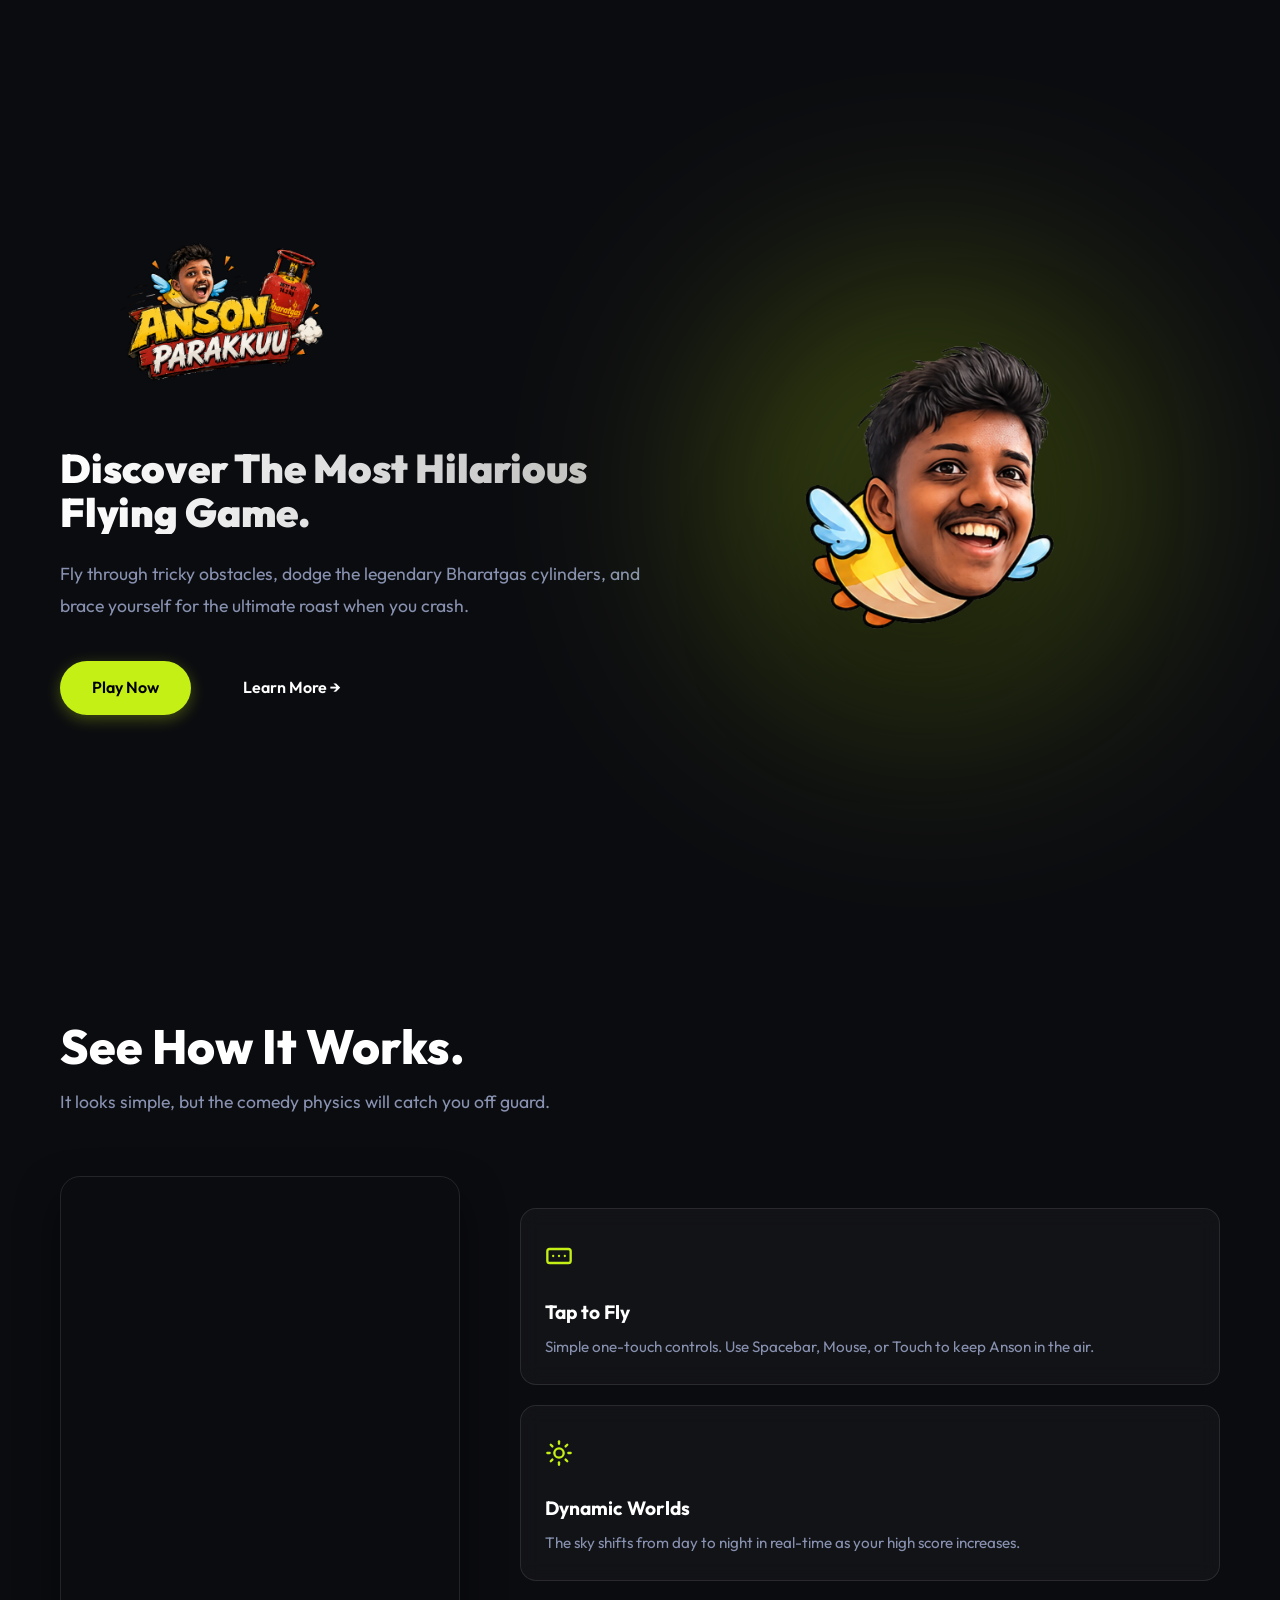
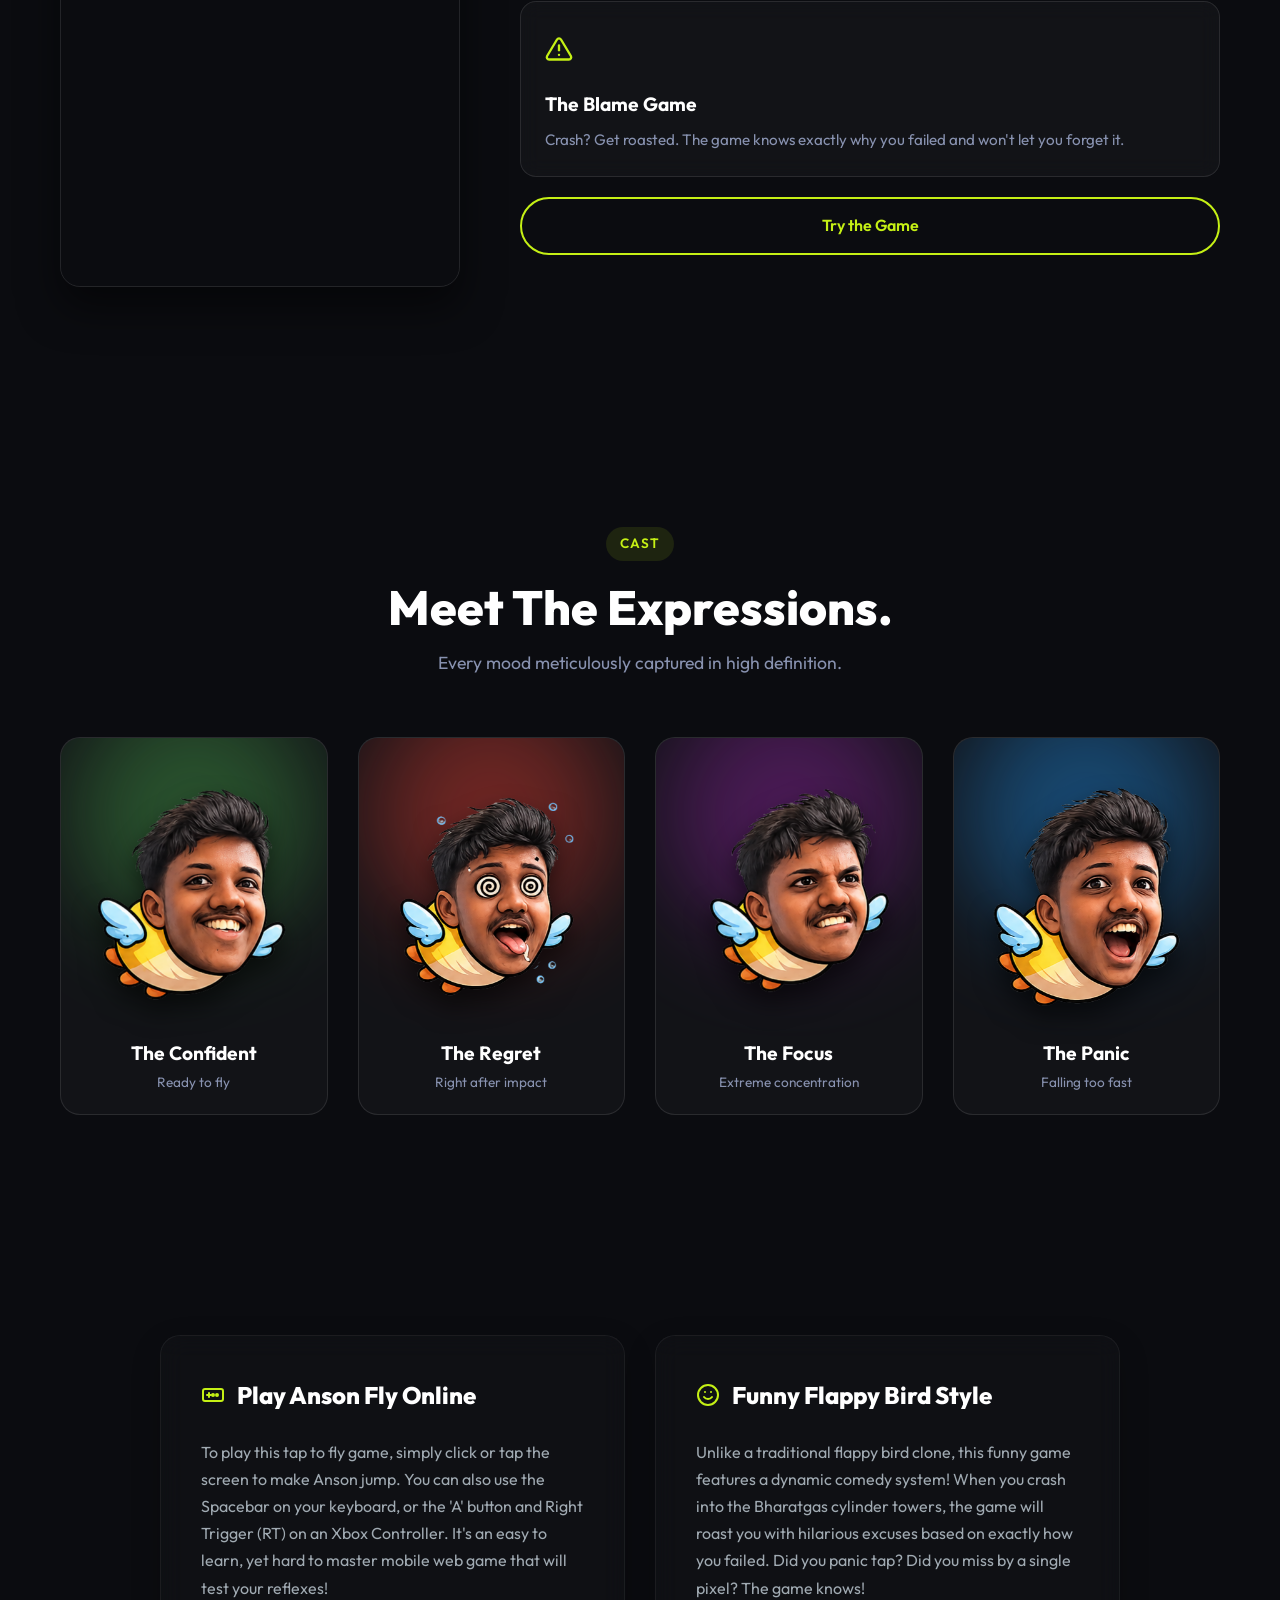
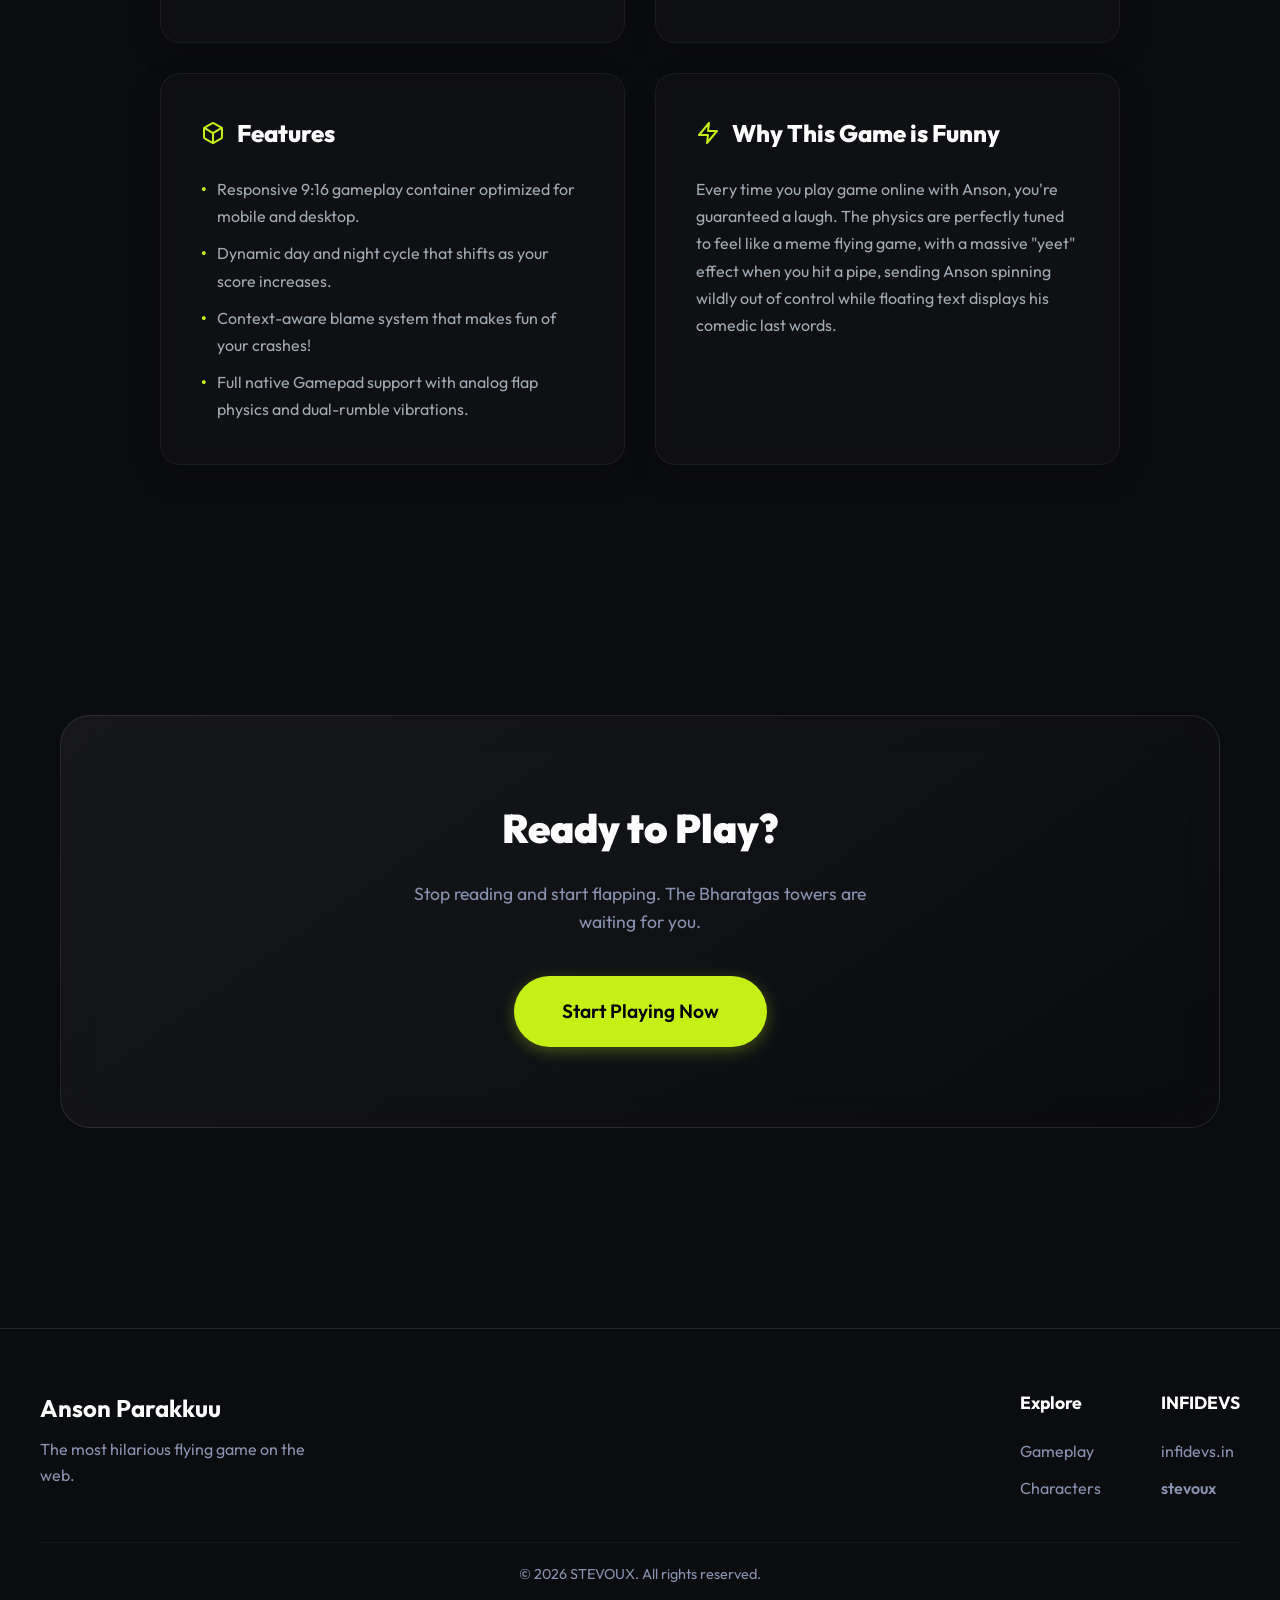
<file: index.html>
<!DOCTYPE html>
<html lang="en">
<head>
    <meta charset="UTF-8">
    <meta name="viewport" content="width=device-width, initial-scale=1.0">
    <meta name="description" content="Anson Parakkuu - The most hilarious flying game. Fly through obstacles, avoid the Bharatgas cylinders, and try not to get roasted!">
    <title>Anson Parakkuu | Fly Through The Danger</title>
    <link rel="icon" type="image/png" href="Assets/anson-title.png">
    <link href="https://fonts.googleapis.com/css2?family=Outfit:wght@400;600;800;900&display=swap" rel="stylesheet">
    <link rel="stylesheet" href="landing.css">
</head>
<body>

    <!-- 1. Cinematic Preloader -->
    <div id="preloader">
        <div class="preloader-grid"></div>
        <div class="preloader-particles">
            <div class="particle p1"></div>
            <div class="particle p2"></div>
            <div class="particle p3"></div>
            <div class="particle p4"></div>
        </div>

        <div class="preloader-content">
            <div class="preloader-char-container">
                <div class="char-aura"></div>
                <img src="Assets/anson smile.png" alt="Loading Character" class="preloader-char">
            </div>
            
            <div class="preloader-brand">
                <h1 class="preloader-title" data-text="ANSON PARAKKUU">ANSON PARAKKUU</h1>
                <p class="preloader-subtitle">INITIALIZING COMEDY PHYSICS...</p>
            </div>
            
            <div class="loading-bar-container">
                <div class="loading-bar">
                    <div class="loading-progress">
                        <div class="loading-glow-tip"></div>
                    </div>
                </div>
                <div class="loading-percentage">0%</div>
            </div>
        </div>
    </div>

    <!-- Background Orbs for Parallax / Glow -->
    <div class="bg-orb orb-1"></div>
    <div class="bg-orb orb-2"></div>
    <div class="bg-orb orb-3"></div>

    <main class="landing-content">
        
        <!-- Hero Section -->
        <section class="hero-section fade-up">
            <div class="hero-text-content">
                <img src="Assets/anson-title.png" alt="Anson Parakkuu" class="hero-title-img hover-interaction hover-sound">
                <h1 class="hero-headline">Discover The Most Hilarious Flying Game.</h1>
                <p class="hero-subline">Fly through tricky obstacles, dodge the legendary Bharatgas cylinders, and brace yourself for the ultimate roast when you crash.</p>
                <div class="hero-actions">
                    <a href="/play" class="btn-primary play-btn hover-sound">Play Now</a>
                    <a href="#features" class="btn-secondary hover-sound">Learn More &rarr;</a>
                </div>
            </div>
            <div class="hero-visual">
                <div class="hero-glow"></div>
                <img src="Assets/anson happy.png" alt="Anson Happy" class="floating-hero hover-interaction">
            </div>
        </section>

        <!-- Gameplay Preview Section -->
        <section id="preview" class="preview-section fade-up">
            <div class="section-header">
                <h2 class="section-title">See How It Works.</h2>
                <p class="section-desc">It looks simple, but the comedy physics will catch you off guard.</p>
            </div>
            <div class="preview-content">
                <div class="preview-video-container" id="video-loop-container">
                    <video class="preview-video active" src="Assets/anson video.mp4" muted playsinline preload="auto"></video>
                    <video class="preview-video" src="Assets/anson video.mp4" muted playsinline preload="auto"></video>
                    <div class="preview-overlay"></div>
                </div>
                <div class="preview-text-wrapper">
                    <div class="mobile-swipe-hint">Swipe to explore &rarr;</div>
                <div class="preview-features">
                    <div class="feature-card hover-sound">
                        <div class="feature-icon">
                            <svg viewBox="0 0 24 24" width="28" height="28" stroke="currentColor" stroke-width="2" fill="none" stroke-linecap="round" stroke-linejoin="round" style="color: var(--primary);">
                                <rect x="2" y="6" width="20" height="12" rx="2" ry="2"></rect>
                                <path d="M12 12h.01"></path>
                                <path d="M17 12h.01"></path>
                                <path d="M7 12h.01"></path>
                            </svg>
                        </div>
                        <h3>Tap to Fly</h3>
                        <p>Simple one-touch controls. Use Spacebar, Mouse, or Touch to keep Anson in the air.</p>
                    </div>
                    <div class="feature-card hover-sound">
                        <div class="feature-icon">
                            <svg viewBox="0 0 24 24" width="28" height="28" stroke="currentColor" stroke-width="2" fill="none" stroke-linecap="round" stroke-linejoin="round" style="color: var(--primary);">
                                <circle cx="12" cy="12" r="4"></circle>
                                <path d="M12 2v2"></path>
                                <path d="M12 20v2"></path>
                                <path d="M4.93 4.93l1.41 1.41"></path>
                                <path d="M17.66 17.66l1.41 1.41"></path>
                                <path d="M2 12h2"></path>
                                <path d="M20 12h2"></path>
                                <path d="M6.34 17.66l-1.41 1.41"></path>
                                <path d="M19.07 4.93l-1.41 1.41"></path>
                            </svg>
                        </div>
                        <h3>Dynamic Worlds</h3>
                        <p>The sky shifts from day to night in real-time as your high score increases.</p>
                    </div>
                    <div class="feature-card hover-sound">
                        <div class="feature-icon">
                            <svg viewBox="0 0 24 24" width="28" height="28" stroke="currentColor" stroke-width="2" fill="none" stroke-linecap="round" stroke-linejoin="round" style="color: var(--primary);">
                                <path d="M10.29 3.86L1.82 18a2 2 0 0 0 1.71 3h16.94a2 2 0 0 0 1.71-3L13.71 3.86a2 2 0 0 0-3.42 0z"></path>
                                <line x1="12" y1="9" x2="12" y2="13"></line>
                                <line x1="12" y1="17" x2="12.01" y2="17"></line>
                            </svg>
                        </div>
                        <h3>The Blame Game</h3>
                        <p>Crash? Get roasted. The game knows exactly why you failed and won't let you forget it.</p>
                    </div>
                </div>
                <a href="/play" class="btn-outline play-btn hover-sound mt-4 cta-breakout">Try the Game</a>
                </div>
            </div>
        </section>

        <!-- Character Showcase Section -->
        <section id="characters" class="characters-section fade-up">
            <div class="section-header center">
                <span class="badge">Cast</span>
                <h2 class="section-title">Meet The Expressions.</h2>
                <p class="section-desc">Every mood meticulously captured in high definition.</p>
            </div>
            
            <div class="character-grid">
                <div class="char-card hover-interaction hover-sound">
                    <div class="char-bg bg-green"></div>
                    <img src="Assets/anson smile.png" alt="Anson Smile" class="char-img">
                    <div class="char-info">
                        <h4>The Confident</h4>
                        <p>Ready to fly</p>
                    </div>
                </div>
                <div class="char-card hover-interaction hover-sound">
                    <div class="char-bg bg-red"></div>
                    <img src="Assets/anson hit.png" alt="Anson Hit" class="char-img">
                    <div class="char-info">
                        <h4>The Regret</h4>
                        <p>Right after impact</p>
                    </div>
                </div>
                <div class="char-card hover-interaction hover-sound">
                    <div class="char-bg bg-purple"></div>
                    <img src="Assets/anson lip.png" alt="Anson Lip" class="char-img">
                    <div class="char-info">
                        <h4>The Focus</h4>
                        <p>Extreme concentration</p>
                    </div>
                </div>
                <div class="char-card hover-interaction hover-sound">
                    <div class="char-bg bg-blue"></div>
                    <img src="Assets/anson mouth.png" alt="Anson Mouth" class="char-img">
                    <div class="char-info">
                        <h4>The Panic</h4>
                        <p>Falling too fast</p>
                    </div>
                </div>
            </div>
        </section>
        <!-- SEO / About Section -->
        <section id="features" class="seo-section fade-up">
            <div class="mobile-swipe-hint">Swipe to explore &rarr;</div>
            <div class="seo-container">
                <!-- Card 1 -->
                <div class="seo-block">
                    <h2>
                        <svg class="anim-bounce" viewBox="0 0 24 24" fill="none" stroke="currentColor" stroke-width="2" stroke-linecap="round" stroke-linejoin="round"><rect x="2" y="6" width="20" height="12" rx="2" ry="2"></rect><circle cx="16" cy="12" r="1"></circle><circle cx="12" cy="12" r="1"></circle><path d="M6 12h4"></path><path d="M8 10v4"></path></svg>
                        Play Anson Fly Online
                    </h2>
                    <p>To play this tap to fly game, simply click or tap the screen to make Anson jump. You can also use the Spacebar on your keyboard, or the 'A' button and Right Trigger (RT) on an Xbox Controller. It's an easy to learn, yet hard to master mobile web game that will test your reflexes!</p>
                </div>
                
                <!-- Card 2 -->
                <div class="seo-block">
                    <h2>
                        <svg class="anim-wiggle" viewBox="0 0 24 24" fill="none" stroke="currentColor" stroke-width="2" stroke-linecap="round" stroke-linejoin="round"><circle cx="12" cy="12" r="10"></circle><path d="M8 14s1.5 2 4 2 4-2 4-2"></path><line x1="9" y1="9" x2="9.01" y2="9"></line><line x1="15" y1="9" x2="15.01" y2="9"></line></svg>
                        Funny Flappy Bird Style
                    </h2>
                    <p>Unlike a traditional flappy bird clone, this funny game features a dynamic comedy system! When you crash into the Bharatgas cylinder towers, the game will roast you with hilarious excuses based on exactly how you failed. Did you panic tap? Did you miss by a single pixel? The game knows!</p>
                </div>

                <!-- Card 3 -->
                <div class="seo-block">
                    <h2>
                        <svg class="anim-rotate" viewBox="0 0 24 24" fill="none" stroke="currentColor" stroke-width="2" stroke-linecap="round" stroke-linejoin="round"><path d="M21 16V8a2 2 0 0 0-1-1.73l-7-4a2 2 0 0 0-2 0l-7 4A2 2 0 0 0 3 8v8a2 2 0 0 0 1 1.73l7 4a2 2 0 0 0 2 0l7-4A2 2 0 0 0 21 16z"></path><polyline points="3.27 6.96 12 12.01 20.73 6.96"></polyline><line x1="12" y1="22.08" x2="12" y2="12"></line></svg>
                        Features
                    </h2>
                    <ul>
                        <li>Responsive 9:16 gameplay container optimized for mobile and desktop.</li>
                        <li>Dynamic day and night cycle that shifts as your score increases.</li>
                        <li>Context-aware blame system that makes fun of your crashes!</li>
                        <li>Full native Gamepad support with analog flap physics and dual-rumble vibrations.</li>
                    </ul>
                </div>

                <!-- Card 4 -->
                <div class="seo-block">
                    <h2>
                        <svg class="anim-pulse" viewBox="0 0 24 24" fill="none" stroke="currentColor" stroke-width="2" stroke-linecap="round" stroke-linejoin="round"><polygon points="13 2 3 14 12 14 11 22 21 10 12 10 13 2"></polygon></svg>
                        Why This Game is Funny
                    </h2>
                    <p>Every time you play game online with Anson, you're guaranteed a laugh. The physics are perfectly tuned to feel like a meme flying game, with a massive "yeet" effect when you hit a pipe, sending Anson spinning wildly out of control while floating text displays his comedic last words.</p>
                </div>
            </div>
        </section>
        <!-- Final CTA Section -->
        <section class="cta-section fade-up">
            <div class="cta-container">
                <h2 class="cta-headline">Ready to Play?</h2>
                <p class="cta-subline">Stop reading and start flapping. The Bharatgas towers are waiting for you.</p>
                <a href="/play" class="btn-primary massive play-btn hover-sound">Start Playing Now</a>
            </div>
        </section>

    </main>

    <!-- Footer -->
    <footer class="footer">
        <div class="footer-content">
            <div class="footer-brand">
                <h3>Anson Parakkuu</h3>
                <p>The most hilarious flying game on the web.</p>
            </div>
            <div class="footer-links">
                <div class="link-col">
                    <h4>Explore</h4>
                    <a href="#preview">Gameplay</a>
                    <a href="#characters">Characters</a>
                </div>
                <div class="link-col">
                    <h4>INFIDEVS</h4>
                    <a href="https://infidevs.in" target="_blank" rel="noopener noreferrer">infidevs.in</a>
                    <a href="https://github.com/stevoux" target="_blank" rel="noopener noreferrer" style="font-weight: 600;">stevoux</a>
                </div>
            </div>
        </div>
        <div class="footer-bottom">
            <p>&copy; 2026 STEVOUX. All rights reserved.</p>
        </div>
    </footer>

    <!-- Audio Assets for Landing Page UI -->
    <script src="landing.js"></script>
</body>
</html>
</file>
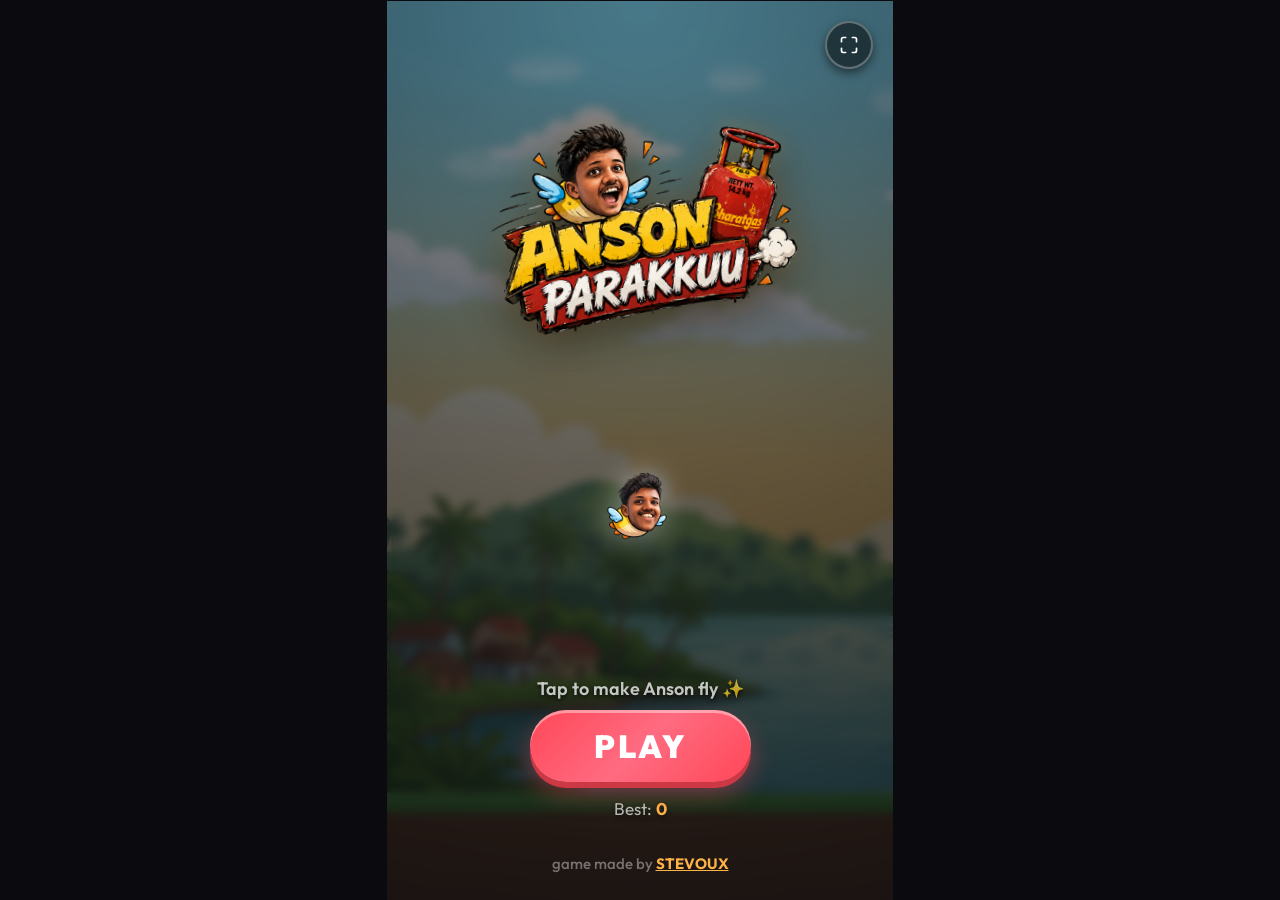
<file: play.html>
<!DOCTYPE html>
<html lang="en">
<head>
    <meta charset="UTF-8">
    <meta name="viewport" content="width=device-width, initial-scale=1.0, maximum-scale=1.0, user-scalable=no">
    <meta name="description" content="Play Anson Parakkuu, a funny flappy bird style game where Anson tries to fly and crashes into gas cylinders. Tap to play this hilarious browser game online for free.">
    <meta name="theme-color" content="#0a0a0f">
    <meta name="apple-mobile-web-app-capable" content="yes">
    <meta name="apple-mobile-web-app-status-bar-style" content="black-translucent">
    <meta property="og:title" content="Anson Parakkuu Game">
    <meta property="og:description" content="Funny flying game">
    <meta property="og:image" content="Assets/anson%20hit.png">
    <meta property="og:type" content="website">
    <title>Anson Parakkuu – Funny Flappy Bird Style Game | Play Anson Fly Online</title>
    <link rel="manifest" href="manifest.json">
    <meta name="apple-mobile-web-app-title" content="Anson Fly">
    <meta name="mobile-web-app-capable" content="yes">
    <link rel="apple-touch-icon" href="Assets/anson%20smile.png">
    <link rel="stylesheet" href="style.css">
    <link rel="icon" type="image/png" href="Assets/anson%20smile.png">
</head>
<body    <!-- Outer wrapper for centering 9:16 on desktop -->
    <div id="game-wrapper">
        <div id="game-container">
            <!-- Floating Fullscreen Button -->
            <button id="btn-fullscreen-toggle" class="btn-fullscreen-floating" aria-label="Fullscreen" title="Press 'F' for Fullscreen">
                <svg viewBox="0 0 24 24" width="20" height="20" stroke="currentColor" stroke-width="2" fill="none" stroke-linecap="round" stroke-linejoin="round">
                    <path d="M8 3H5a2 2 0 0 0-2 2v3m18 0V5a2 2 0 0 0-2-2h-3m0 18h3a2 2 0 0 0 2-2v-3M3 16v3a2 2 0 0 0 2 2h3"></path>
                </svg>
            </button>
            <div class="fullscreen-hint">Press 'F' for Fullscreen</div>

            <!-- Game Canvas -->
            <canvas id="game-canvas"></canvas>

            <!-- Score Display (during gameplay) -->
            <div id="score-display">0</div>

            <!-- Flash Effect on Hit -->
            <div id="flash-overlay"></div>

            <!-- Get Ready Overlay -->
            <div id="get-ready-overlay">
                <div class="get-ready-text">Get Ready!</div>
                <div class="tap-hint">Tap or press Space to fly</div>
            </div>

            <!-- Start Screen -->
            <div id="start-screen" class="screen-overlay">
                <img src="Assets/anson-title.png" alt="funny flappy bird style game" class="title-image" id="title-img">
                <img src="Assets/anson smile.png" alt="Anson flying funny game character" class="start-character" id="start-char">
                <div class="subtitle">Tap to make Anson fly ✨</div>
                <button class="btn-play" id="btn-play" type="button">Play</button>
                <div class="high-score-display">Best: <span id="menu-highscore">0</span></div>
                <div class="creator-credits">game made by <a href="https://github.com/STEVOUX/STEVOUX" target="_blank" rel="noopener noreferrer">STEVOUX</a></div>
            </div>

            <!-- Game Over Screen -->
            <div id="gameover-screen" class="screen-overlay hidden">
                <div id="gameover-title" class="gameover-title">Anson Crashed! 💀</div>
                <div id="gameover-roast" class="gameover-roast"></div>
                
                <img src="Assets/anson hit.png" alt="Anson Parakkuu gameplay screenshot" class="gameover-character">
                
                <div class="score-container">
                    <div class="score-row">
                        <span class="score-label">SCORE</span>
                        <span class="score-value" id="final-score">0</span>
                    </div>
                    <div class="score-row">
                        <span class="score-label">BEST</span>
                        <span class="score-value best" id="final-highscore">0</span>
                    </div>
                </div>
                
                <button class="btn-retry" id="btn-retry" type="button">Retry</button>
                <button class="btn-home" id="btn-home" type="button">Home</button>
            </div>
        </div>
    </div>


    <!-- Audio Assets -->
    <audio id="sfx-jump" src="Assets/sfx/faah 1.mpeg" preload="auto"></audio>
    <audio id="sfx-score" src="Assets/sfx/faah 2.mpeg" preload="auto"></audio>
    <audio id="sfx-death" src="Assets/sfx/gwak anson.mpeg" preload="auto"></audio>

    <script>
        if ('serviceWorker' in navigator) {
            navigator.serviceWorker.register('sw.js').catch(() => {});
        }

        const fullscreenBtn = document.getElementById('btn-fullscreen-toggle');
        const gameWrapper = document.getElementById('game-wrapper');

        function toggleFullscreen() {
            if (!document.fullscreenElement) {
                if (gameWrapper.requestFullscreen) {
                    gameWrapper.requestFullscreen();
                } else if (gameWrapper.webkitRequestFullscreen) {
                    gameWrapper.webkitRequestFullscreen();
                } else if (gameWrapper.msRequestFullscreen) {
                    gameWrapper.msRequestFullscreen();
                }
            } else {
                if (document.exitFullscreen) {
                    document.exitFullscreen();
                } else if (document.webkitExitFullscreen) {
                    document.webkitExitFullscreen();
                } else if (document.msExitFullscreen) {
                    document.msExitFullscreen();
                }
            }
        }

        fullscreenBtn.addEventListener('click', toggleFullscreen);

        window.addEventListener('keydown', (e) => {
            // Toggle fullscreen when 'F' is pressed (ignore if typing in an input)
            if ((e.key === 'f' || e.key === 'F') && e.target.tagName !== 'INPUT' && e.target.tagName !== 'TEXTAREA') {
                toggleFullscreen();
            }
        });

        document.addEventListener('fullscreenchange', () => {
            if (document.fullscreenElement) {
                fullscreenBtn.innerHTML = `<svg viewBox="0 0 24 24" width="20" height="20" stroke="currentColor" stroke-width="2" fill="none" stroke-linecap="round" stroke-linejoin="round"><path d="M8 3v3a2 2 0 0 1-2 2H3m18 0h-3a2 2 0 0 1-2-2V3m0 18v-3a2 2 0 0 1 2-2h3M3 16h3a2 2 0 0 1 2 2v3"></path></svg>`;
            } else {
                fullscreenBtn.innerHTML = `<svg viewBox="0 0 24 24" width="20" height="20" stroke="currentColor" stroke-width="2" fill="none" stroke-linecap="round" stroke-linejoin="round"><path d="M8 3H5a2 2 0 0 0-2 2v3m18 0V5a2 2 0 0 0-2-2h-3m0 18h3a2 2 0 0 0 2-2v-3M3 16v3a2 2 0 0 0 2 2h3"></path></svg>`;
            }
        });
    </script></script>
    <script src="game.js?v=3"></script>
</body>
</html>
</file>
<file: landing.css>
/* =========================================================
   PREMIUM LANDING PAGE CSS - ANSON PARAKKUU
========================================================= */

:root {
    --bg-dark: #0b0c10;
    --bg-card: rgba(255, 255, 255, 0.03);
    --bg-card-hover: rgba(255, 255, 255, 0.08);
    --primary: #c5f015; /* Neon yellow/green from reference */
    --text-main: #ffffff;
    --text-muted: #8892b0;
    --border-color: rgba(255, 255, 255, 0.1);
    --transition-smooth: all 0.4s cubic-bezier(0.16, 1, 0.3, 1);
}

* {
    margin: 0;
    padding: 0;
    box-sizing: border-box;
}

html {
    scroll-behavior: smooth;
    overflow-x: hidden;
    width: 100%;
}

body {
    background-color: var(--bg-dark);
    color: var(--text-main);
    font-family: 'Outfit', sans-serif;
    overflow-x: hidden;
    width: 100%;
    line-height: 1.6;
}

/* ================= CINEMATIC PRELOADER ================= */
#preloader {
    position: fixed;
    top: 0; left: 0; width: 100%; height: 100vh;
    background: #0a0a0a;
    display: flex; align-items: center; justify-content: center;
    z-index: 9999;
    transition: opacity 0.8s cubic-bezier(0.8, 0, 0.2, 1), transform 0.8s cubic-bezier(0.8, 0, 0.2, 1), filter 0.8s ease;
    overflow: hidden;
}

#preloader.fade-out {
    opacity: 0;
    transform: scale(1.05);
    filter: blur(10px);
    pointer-events: none;
}

.preloader-grid {
    position: absolute; width: 200vw; height: 200vh;
    background-image: 
        linear-gradient(rgba(197, 240, 21, 0.05) 1px, transparent 1px),
        linear-gradient(90deg, rgba(197, 240, 21, 0.05) 1px, transparent 1px);
    background-size: 50px 50px;
    transform: perspective(500px) rotateX(60deg) translateY(-100px) translateZ(-200px);
    animation: gridMove 20s linear infinite;
    z-index: 0;
}
@keyframes gridMove {
    0% { transform: perspective(500px) rotateX(60deg) translateY(0) translateZ(-200px); }
    100% { transform: perspective(500px) rotateX(60deg) translateY(50px) translateZ(-200px); }
}

.preloader-content {
    z-index: 1; text-align: center; display: flex; flex-direction: column; align-items: center;
}

.preloader-char-container {
    position: relative;
    margin-bottom: 40px;
}

.char-aura {
    position: absolute; top: 50%; left: 50%; width: 0; height: 0;
    box-shadow: 0 0 100px 80px rgba(197, 240, 21, 0.15);
    border-radius: 50%;
    transform: translate(-50%, -50%);
    animation: auraPulse 3s infinite alternate ease-in-out;
}
@keyframes auraPulse {
    0% { box-shadow: 0 0 80px 60px rgba(197, 240, 21, 0.1); }
    100% { box-shadow: 0 0 150px 120px rgba(197, 240, 21, 0.3); }
}

.preloader-char {
    position: relative; width: 280px; height: auto;
    animation: floatScaledGlow 3s ease-in-out infinite;
    z-index: 2;
}

@keyframes floatScaledGlow {
    0% { transform: scale(3.5) translateY(0px) rotate(-2deg); filter: drop-shadow(0 15px 15px rgba(0,0,0,0.5)); }
    50% { transform: scale(3.5) translateY(-15px) rotate(3deg); filter: drop-shadow(0 25px 20px rgba(0,0,0,0.3)); }
    100% { transform: scale(3.5) translateY(0px) rotate(-2deg); filter: drop-shadow(0 15px 15px rgba(0,0,0,0.5)); }
}

.preloader-brand {
    margin-bottom: 40px;
}

.preloader-title {
    position: relative;
    font-size: 3rem; font-weight: 900; letter-spacing: 6px; margin: 0;
    background: linear-gradient(90deg, #fff, var(--primary), #fff);
    background-size: 200% auto;
    -webkit-background-clip: text; -webkit-text-fill-color: transparent;
    animation: shineText 3s linear infinite;
}
.preloader-subtitle {
    font-family: monospace; color: var(--text-muted); font-size: 0.9rem; letter-spacing: 2px; margin-top: 10px;
    animation: pulseText 1.5s infinite alternate;
}

.loading-bar-container {
    display: flex; align-items: center; gap: 20px;
    width: 500px; max-width: 90vw;
}

.loading-bar {
    flex: 1; height: 4px; background: rgba(255, 255, 255, 0.1);
    border-radius: 4px; overflow: visible; position: relative;
}

.loading-progress {
    width: 0%; height: 100%; background: var(--primary);
    position: relative; transition: width 0.1s linear;
    border-radius: 4px;
    box-shadow: 0 0 10px var(--primary);
}

.loading-glow-tip {
    position: absolute; right: -5px; top: -3px; width: 10px; height: 10px;
    background: #fff; border-radius: 50%;
    box-shadow: 0 0 15px 5px var(--primary);
}

.loading-percentage {
    color: var(--primary); font-family: monospace; font-size: 1.2rem; font-weight: bold; width: 50px; text-align: right;
}

/* ================= BACKGROUND PARALLAX ORBS ================= */
.bg-orb {
    position: fixed;
    border-radius: 50%;
    filter: blur(100px);
    z-index: -1;
    pointer-events: none;
    --tx: 0px;
    --ty: 0px;
    animation: orbSpinPulse 20s ease-in-out infinite alternate;
}

@keyframes orbSpinPulse {
    0% { transform: translate(var(--tx), var(--ty)) rotate(0deg) scale(0.8); opacity: 0.4; }
    50% { transform: translate(var(--tx), var(--ty)) rotate(180deg) scale(1.2); opacity: 0.8; }
    100% { transform: translate(var(--tx), var(--ty)) rotate(360deg) scale(0.9); opacity: 0.5; }
}

.orb-1 {
    top: -10%;
    right: -5%;
    width: 600px;
    height: 400px; /* Oval shape for visible rotation */
    background: radial-gradient(ellipse at center, rgba(197, 240, 21, 0.4), rgba(0,0,0,0));
}

.orb-2 {
    bottom: 20%;
    left: -10%;
    width: 400px;
    height: 700px; /* Oval shape */
    background: radial-gradient(ellipse at center, rgba(120, 100, 255, 0.3), rgba(0,0,0,0));
}

.orb-3 {
    bottom: -10%;
    right: 10%;
    width: 700px;
    height: 500px; /* Oval shape */
    background: radial-gradient(ellipse at center, rgba(255, 100, 100, 0.3), rgba(0,0,0,0));
    animation-direction: alternate-reverse;
}

/* ================= SOUND TOGGLE ================= */
.sound-toggle {
    position: fixed;
    top: 30px;
    right: 30px;
    background: rgba(255, 255, 255, 0.05);
    border: 1px solid var(--border-color);
    color: var(--text-main);
    width: 50px;
    height: 50px;
    border-radius: 50%;
    cursor: pointer;
    z-index: 100;
    display: flex;
    align-items: center;
    justify-content: center;
    backdrop-filter: blur(10px);
    transition: var(--transition-smooth);
}

.sound-toggle:hover {
    background: rgba(255, 255, 255, 0.1);
    transform: scale(1.1);
}

/* ================= BUTTONS ================= */
.btn-primary, .btn-secondary, .btn-outline {
    display: inline-block;
    padding: 14px 32px;
    border-radius: 30px;
    font-weight: 600;
    text-decoration: none;
    transition: var(--transition-smooth);
    text-align: center;
}

.btn-primary {
    background: var(--primary);
    color: #000;
    box-shadow: 0 4px 15px rgba(197, 240, 21, 0.3);
}

.btn-primary:hover {
    transform: translateY(-3px);
    box-shadow: 0 8px 25px rgba(197, 240, 21, 0.5);
}

.btn-primary.massive {
    padding: 20px 48px;
    font-size: 1.2rem;
    border-radius: 40px;
}

.btn-secondary {
    background: transparent;
    color: var(--text-main);
}

.btn-secondary:hover {
    color: var(--primary);
}

.btn-outline {
    background: transparent;
    border: 2px solid var(--primary);
    color: var(--primary);
}

.btn-outline:hover {
    background: var(--primary);
    color: #000;
}

/* ================= TYPOGRAPHY & LAYOUT ================= */
.landing-content {
    max-width: 1200px;
    margin: 0 auto;
    padding: 0 20px;
}

.fade-up {
    opacity: 0;
    transform: translateY(40px);
    transition: opacity 0.8s cubic-bezier(0.16, 1, 0.3, 1), transform 0.8s cubic-bezier(0.16, 1, 0.3, 1);
}

.fade-up.visible {
    opacity: 1;
    transform: translateY(0);
}

.badge {
    display: inline-block;
    background: rgba(197, 240, 21, 0.1);
    color: var(--primary);
    padding: 6px 14px;
    border-radius: 20px;
    font-size: 0.85rem;
    font-weight: 600;
    margin-bottom: 20px;
    text-transform: uppercase;
    letter-spacing: 1px;
}

.section-header {
    margin-bottom: 60px;
}

.section-header.center {
    text-align: center;
}

.section-title {
    font-size: 3rem;
    font-weight: 800;
    margin-bottom: 15px;
    line-height: 1.1;
}

.section-desc {
    font-size: 1.1rem;
    color: var(--text-muted);
    max-width: 600px;
}

.section-header.center .section-desc {
    margin: 0 auto;
}

/* ================= HERO SECTION ================= */
.hero-section {
    min-height: 100vh;
    display: flex;
    align-items: center;
    justify-content: space-between;
    padding-top: 80px;
}

.hero-text-content {
    flex: 1;
    max-width: 800px; /* Increased from 600px for wider text */
}

.hero-title-img {
    width: 100%;
    max-width: 320px;
    margin-bottom: 20px;
    cursor: pointer;
    transition: transform 0.3s cubic-bezier(0.34, 1.56, 0.64, 1);
}

.hero-title-img:active {
    transform: scale(0.9);
}

.hero-headline {
    font-size: 3.8rem;
    font-weight: 900;
    line-height: 1.1;
    margin-bottom: 24px;
    background: linear-gradient(to right, #fff, #bbb);
    -webkit-background-clip: text;
    -webkit-text-fill-color: transparent;
}

.hero-subline {
    font-size: 1.1rem;
    color: var(--text-muted);
    margin-bottom: 40px;
    line-height: 1.8;
}

.hero-actions {
    display: flex;
    gap: 20px;
    align-items: center;
    margin-bottom: 60px;
}

.hero-visual {
    flex: 1;
    position: relative;
    display: flex;
    justify-content: center;
    align-items: center;
}

.floating-hero {
    width: 100%;
    max-width: 600px;
    height: auto;
    filter: drop-shadow(0 20px 30px rgba(0,0,0,0.4));
    animation: float 6s ease-in-out infinite;
    position: relative;
    z-index: 2;
    pointer-events: none; /* Prevent blocking buttons underneath */
    transform-origin: center;
}

.hero-glow {
    position: absolute;
    width: 400px;
    height: 400px;
    background: var(--primary);
    filter: blur(120px);
    border-radius: 50%;
    opacity: 0.3;
    z-index: 1;
}

@keyframes float {
    0% { transform: translateY(0px) rotate(0deg); }
    50% { transform: translateY(-30px) rotate(3deg); }
    100% { transform: translateY(0px) rotate(0deg); }
}

/* ================= PREVIEW SECTION ================= */
.preview-section {
    padding: 120px 0;
}

.preview-content {
    display: flex;
    gap: 60px;
    align-items: center;
}

.preview-video-container {
    flex: 1;
    position: relative;
    border-radius: 20px;
    overflow: hidden;
    box-shadow: 0 20px 40px rgba(0,0,0,0.5);
    border: 1px solid var(--border-color);
    aspect-ratio: 9/16;
    max-width: 400px;
    margin: 0 auto;
}

.preview-video {
    position: absolute;
    top: 0;
    left: 0;
    width: 100%;
    height: 100%;
    object-fit: cover;
    opacity: 0;
    transition: opacity 0.5s ease;
    pointer-events: none;
}

.preview-video.active {
    opacity: 1;
}

.preview-overlay {
    position: absolute;
    top: 0;
    left: 0;
    width: 100%;
    height: 100%;
    background: linear-gradient(to top, var(--bg-dark), transparent);
    opacity: 0.5;
}

.preview-text-wrapper {
    flex: 1;
    display: flex;
    flex-direction: column;
}

.preview-features {
    display: flex;
    flex-direction: column;
    gap: 20px;
}

.feature-card {
    background: var(--bg-card);
    border: 1px solid var(--border-color);
    padding: 24px;
    border-radius: 16px;
    backdrop-filter: blur(10px);
    transition: var(--transition-smooth);
}

.feature-card:hover {
    background: var(--bg-card-hover);
    transform: translateX(10px);
    border-color: rgba(255,255,255,0.2);
}

.feature-icon {
    font-size: 2rem;
    margin-bottom: 12px;
}

.feature-card h3 {
    font-size: 1.2rem;
    margin-bottom: 8px;
}

.feature-card p {
    color: var(--text-muted);
    font-size: 0.95rem;
}

.mt-4 { margin-top: 20px; }

/* ================= CHARACTER SHOWCASE ================= */
.characters-section {
    padding: 120px 0;
}

.character-grid {
    display: grid;
    grid-template-columns: repeat(auto-fit, minmax(250px, 1fr));
    gap: 30px;
    margin-top: 50px;
}

.char-card {
    position: relative;
    background: var(--bg-card);
    border: 1px solid var(--border-color);
    border-radius: 20px;
    padding: 40px 20px 20px;
    text-align: center;
    overflow: hidden;
    cursor: pointer;
    transition: var(--transition-smooth);
}

.char-bg {
    position: absolute;
    top: -50px;
    left: 50%;
    transform: translateX(-50%);
    width: 250px;
    height: 250px;
    border-radius: 50%;
    filter: blur(50px);
    z-index: 1;
    opacity: 0.4;
    transition: opacity 0.3s;
}

.bg-green { background: #4caf50; }
.bg-red { background: #f44336; }
.bg-purple { background: #9c27b0; }
.bg-blue { background: #2196f3; }

.char-card:hover {
    transform: translateY(-10px);
    border-color: rgba(255,255,255,0.3);
}

.char-card:hover .char-bg {
    opacity: 0.8;
}

.char-img {
    position: relative;
    z-index: 2;
    width: 240px;
    height: 240px;
    object-fit: contain;
    margin-bottom: 20px;
    transform: scale(4); /* Compensate for massive transparent borders in PNG */
    transition: transform 0.4s cubic-bezier(0.34, 1.56, 0.64, 1);
    filter: drop-shadow(0 3px 3px rgba(0,0,0,0.6)); /* Reduced because filter scales with transform */
}

.char-card:hover .char-img {
    transform: scale(4.5) rotate(5deg);
}

.char-info {
    position: relative;
    z-index: 2;
}

.char-info h4 {
    font-size: 1.2rem;
    margin-bottom: 4px;
}

.char-info p {
    color: var(--text-muted);
    font-size: 0.85rem;
}

/* ================= SEO SECTION ================= */
.seo-section {
    padding: 100px 20px;
    max-width: 1000px;
    margin: 0 auto;
}

.seo-container {
    display: grid;
    grid-template-columns: repeat(auto-fit, minmax(350px, 1fr));
    gap: 30px;
}

.seo-block {
    background: rgba(255, 255, 255, 0.02);
    backdrop-filter: blur(12px);
    -webkit-backdrop-filter: blur(12px);
    border: 1px solid rgba(255, 255, 255, 0.05);
    border-radius: 20px;
    padding: 40px;
    transition: transform 0.4s cubic-bezier(0.34, 1.56, 0.64, 1), border-color 0.4s ease, background 0.4s ease;
    display: flex;
    flex-direction: column;
    gap: 16px;
    box-shadow: 0 10px 30px rgba(0, 0, 0, 0.2);
}

.seo-block:hover {
    transform: translateY(-8px);
    border-color: rgba(197, 240, 21, 0.3);
    background: rgba(255, 255, 255, 0.04);
}

.seo-block h2 {
    font-size: 1.5rem;
    font-weight: 800;
    margin-bottom: 8px;
    color: #ffffff;
    display: flex;
    align-items: center;
    gap: 12px;
}

.seo-block h2 svg {
    width: 24px;
    height: 24px;
    color: var(--primary);
    flex-shrink: 0;
}

.anim-bounce { animation: iconBounce 2.5s infinite ease-in-out; }
@keyframes iconBounce {
    0%, 100% { transform: translateY(0); }
    50% { transform: translateY(-4px); }
}

.anim-wiggle { animation: iconWiggle 3s infinite ease-in-out; transform-origin: center; }
@keyframes iconWiggle {
    0%, 100% { transform: rotate(0deg); }
    25% { transform: rotate(-15deg); }
    75% { transform: rotate(15deg); }
}

.anim-rotate { animation: iconRotate 10s infinite linear; transform-origin: center; }
@keyframes iconRotate {
    100% { transform: rotate(360deg); }
}

.anim-pulse { animation: iconPulse 2s infinite ease-in-out; }
@keyframes iconPulse {
    0%, 100% { transform: scale(1); filter: drop-shadow(0 0 2px var(--primary)); }
    50% { transform: scale(1.1); filter: drop-shadow(0 0 10px var(--primary)); }
}

.seo-block p, .seo-block ul li {
    font-size: 1rem;
    color: #a0aab2;
    line-height: 1.7;
    margin: 0;
}

.seo-block ul {
    list-style-position: inside;
    list-style-type: none;
    padding-left: 0;
    display: flex;
    flex-direction: column;
    gap: 10px;
}

.seo-block ul li::before {
    content: "•";
    color: var(--primary);
    font-weight: bold;
    display: inline-block;
    width: 1em;
    margin-left: -1em;
}

.seo-block ul li {
    padding-left: 1em;
}

/* ================= CTA SECTION ================= */
.cta-section {
    padding: 150px 0;
    text-align: center;
    position: relative;
}

.cta-container {
    background: linear-gradient(145deg, rgba(255,255,255,0.05) 0%, rgba(255,255,255,0) 100%);
    border: 1px solid var(--border-color);
    border-radius: 30px;
    padding: 80px 40px;
    position: relative;
    overflow: hidden;
    backdrop-filter: blur(20px);
}

.cta-headline {
    font-size: 2.5rem;
    font-weight: 900;
    margin-bottom: 20px;
}

.cta-subline {
    font-size: 1.1rem;
    color: var(--text-muted);
    margin-bottom: 40px;
    max-width: 500px;
    margin-left: auto;
    margin-right: auto;
}

.cta-floating-char {
    position: absolute;
    bottom: -50px;
    right: 5%;
    width: 250px;
    opacity: 0.2;
    transform: rotate(15deg);
    z-index: -1;
}

/* Utility for desktop hidden swipe hints */
.mobile-swipe-hint {
    display: none;
}

/* ================= FOOTER ================= */
.footer {
    border-top: 1px solid var(--border-color);
    padding: 60px 20px 20px;
    margin-top: 50px;
}

.footer-content {
    max-width: 1200px;
    margin: 0 auto;
    display: flex;
    justify-content: space-between;
    flex-wrap: wrap;
    gap: 40px;
    margin-bottom: 40px;
}

.footer-brand h3 {
    font-size: 1.5rem;
    margin-bottom: 10px;
}

.footer-brand p {
    color: var(--text-muted);
    max-width: 300px;
}

.footer-links {
    display: flex;
    gap: 60px;
}

.link-col {
    display: flex;
    flex-direction: column;
    gap: 12px;
}

.link-col h4 {
    font-size: 1.1rem;
    margin-bottom: 10px;
}

.link-col a {
    color: var(--text-muted);
    text-decoration: none;
    transition: color 0.2s;
}

.link-col a:hover {
    color: var(--primary);
}

.footer-bottom {
    max-width: 1200px;
    margin: 0 auto;
    text-align: center;
    padding-top: 20px;
    border-top: 1px solid rgba(255,255,255,0.05);
    color: var(--text-muted);
    font-size: 0.9rem;
}

/* ================= PAGE TRANSITION ================= */
.page-transition {
    position: fixed;
    top: 0;
    left: 0;
    width: 100%;
    height: 100vh;
    background: var(--bg-dark);
    z-index: 10000;
    opacity: 0;
    pointer-events: none;
    transition: opacity 0.5s ease;
}

.page-transition.active {
    opacity: 1;
    pointer-events: all;
}

/* ================= RESPONSIVE PERFORMANCE RULES (MOBILE) ================= */
@media (max-width: 900px) {
    .hero-section {
        flex-direction: column;
        text-align: center;
        padding-top: 120px;
    }
    
    .hero-actions {
        justify-content: center;
    }
    
    .hero-stats {
        justify-content: center;
    }

    .hero-headline {
        font-size: 3rem;
    }

    .preview-content {
        flex-direction: column;
        align-items: center;
    }
    
    .preview-features {
        align-items: center;
        text-align: center;
    }

    .section-header {
        text-align: center;
        margin-left: auto;
        margin-right: auto;
    }

    .cta-headline {
        font-size: 2.5rem;
    }
    
    .footer {
        padding: 20px;
        margin-top: 10px;
    }

    .footer-content {
        flex-direction: column;
        text-align: left;
        align-items: flex-start;
        gap: 30px;
    }

    .footer-links {
        display: flex;
        flex-direction: row;
        flex-wrap: wrap;
        align-items: flex-start;
        justify-content: space-between;
        gap: 40px;
        width: 100%;
    }

    .footer-col {
        align-items: flex-start;
    }

    .footer-col a {
        justify-content: flex-start;
    }
}

@media (max-width: 768px) {
    .preloader-char {
        width: 220px; /* Scaled down slightly for mobile */
    }
    
    .preloader-title {
        font-size: 1.8rem;
    }

    /* Fix Mobile Spacing */
    .characters-section, .preview-section, .hero-section {
        padding: 50px 0;
    }

    .section-title {
        margin-bottom: 15px;
    }

    .section-desc {
        margin-bottom: 25px;
        font-size: 0.95rem;
    }

    .mobile-swipe-hint {
        display: block;
        text-align: center;
        color: var(--primary);
        font-size: 0.85rem;
        font-weight: 600;
        margin-top: 15px;
        margin-bottom: 25px; /* Added more space below hint */
        text-transform: uppercase;
        letter-spacing: 1px;
        animation: pulseText 2s infinite alternate;
    }

    @keyframes pulseText {
        0% { opacity: 0.5; }
        100% { opacity: 1; }
    }

    .cta-breakout {
        display: inline-block;
        margin-top: 10px;
        margin-bottom: 20px;
    }

    /* Mobile Video Container (Small & Beautiful) */
    .preview-video-container {
        width: 100%;
        max-width: 220px;
        aspect-ratio: 9/16;
        border-radius: 24px;
        box-shadow: 0 15px 35px rgba(0, 0, 0, 0.6);
        margin: 0 auto 30px auto;
        border: 2px solid rgba(197, 240, 21, 0.3);
    }    /* Swipable Carousels (Features & SEO) */
    .preview-features,
    .seo-container {
        display: flex;
        flex-direction: row;
        overflow-x: auto;
        scroll-snap-type: x mandatory;
        gap: 20px; /* Increased gap for more space between cards */
        padding-bottom: 30px;
        scrollbar-width: none;
        -webkit-overflow-scrolling: touch;
        margin-left: -20px;
        margin-right: -20px;
        padding-left: 20px;
        padding-right: 20px;
        align-items: stretch;
    }

    /* Infinite Auto Scroll Marquee (Character Grid) */
    .character-grid {
        display: flex;
        flex-direction: row;
        overflow-x: auto;
        gap: 20px; /* Increased gap */
        padding-bottom: 30px;
        scrollbar-width: none;
        -webkit-overflow-scrolling: touch;
        margin-left: -20px;
        margin-right: -20px;
        padding-left: 20px;
        padding-right: 20px;
        align-items: stretch;
    }
    
    .preview-features::-webkit-scrollbar,
    .character-grid::-webkit-scrollbar,
    .seo-container::-webkit-scrollbar {
        display: none;
    }
    
    .feature-card,
    .char-card,
    .seo-block {
        flex: 0 0 75%; /* Reduced card width to show more space */
        scroll-snap-align: center;
        text-align: left;
        padding: 16px; 
        transition: transform 0.3s cubic-bezier(0.175, 0.885, 0.32, 1.275), box-shadow 0.3s ease;
    } }

    .feature-card:active,
    .char-card:active,
    .seo-block:active {
        transform: scale(0.95);
    }
    /* Mobile Rule: Reduce blur/glow, disable mouse-based interactions */
    .bg-orb {
        display: none; /* Hide heavy parallax orbs */
    }
    
    .char-card:hover {
        transform: none; /* Disable hover movement */
    }
    
    .char-card:hover .char-img {
        transform: scale(4); /* Reset hover but keep base scale */
    }

    .char-img {
        display: block;
        margin: 0 auto 20px auto;
    }
    
    .feature-card:hover {
        transform: none;
    }

    /* Keep simple fades, disable heavy transform fades if needed */
    .fade-up {
        transform: translateY(20px); /* Lighter slide */
    }
    
    .hero-headline {
        font-size: 2.5rem;
    }
    
    .floating-hero {
        animation: none; /* Disable heavy keyframe animation on mobile */
        transform: scale(2.2);
        margin: 60px 0;
    }
}

@keyframes floatScaledGlowMobile {
    0% { transform: scale(2) translateY(0px) rotate(0deg); filter: drop-shadow(0 0 10px rgba(197, 240, 21, 0.4)); }
    50% { transform: scale(2) translateY(-5px) rotate(3deg); filter: drop-shadow(0 0 25px rgba(197, 240, 21, 0.8)); }
    100% { transform: scale(2) translateY(0px) rotate(0deg); filter: drop-shadow(0 0 10px rgba(197, 240, 21, 0.4)); }
}
</file>
<file: style.css>
/* ===== ANSON PARAKKUU - GAME STYLES (9:16 LOCKED) ===== */
@import url('https://fonts.googleapis.com/css2?family=Outfit:wght@400;600;700;800;900&display=swap');

* {
    margin: 0;
    padding: 0;
    box-sizing: border-box;
    -webkit-tap-highlight-color: transparent;
    user-select: none;
    -webkit-user-select: none;
}

html, body {
    width: 100%;
    background: #0a0a0f;
    font-family: 'Outfit', sans-serif;
    overflow-x: hidden;
}

/* ===== OUTER WRAPPER (black sidebars on desktop) ===== */
#game-wrapper {
    position: relative;
    width: 100%;
    height: 100vh;
    display: flex;
    align-items: center;
    justify-content: center;
    background: #0a0a0f;
}

/* ===== FLOATING FULLSCREEN BUTTON ===== */
.btn-fullscreen-floating {
    position: absolute;
    top: 20px;
    right: 20px;
    background: rgba(0, 0, 0, 0.5);
    border: 2px solid rgba(255, 255, 255, 0.3);
    color: white;
    padding: 12px;
    border-radius: 50%;
    cursor: pointer;
    z-index: 100;
    display: flex;
    align-items: center;
    justify-content: center;
    transition: all 0.2s ease;
    box-shadow: 0 4px 10px rgba(0,0,0,0.5);
}

.btn-fullscreen-floating:hover {
    background: rgba(255, 59, 59, 0.8);
    border-color: rgba(255, 255, 255, 0.6);
    transform: scale(1.1);
}

.btn-fullscreen-floating:active {
    transform: scale(0.95);
}

.fullscreen-hint {
    position: absolute;
    top: 70px;
    right: 20px;
    background: rgba(0, 0, 0, 0.7);
    color: rgba(255, 255, 255, 0.8);
    padding: 4px 8px;
    border-radius: 4px;
    font-size: 0.75rem;
    pointer-events: none;
    z-index: 100;
    opacity: 0;
    transition: opacity 0.3s ease;
}

.btn-fullscreen-floating:hover + .fullscreen-hint {
    opacity: 1;
}

/* Fullscreen button is now visible on all devices */

:fullscreen .btn-fullscreen-floating, :-webkit-full-screen .btn-fullscreen-floating {
    opacity: 0.3;
}
:fullscreen .btn-fullscreen-floating:hover, :-webkit-full-screen .btn-fullscreen-floating:hover {
    opacity: 1;
}

/* ===== GAME CONTAINER — strict 9:16 ===== */
#game-container {
    position: relative;
    overflow: hidden;
    background: #1a1a2e;
    /* Dimensions set by JS to maintain exact 9:16 */
}

/* ===== CANVAS ===== */
#game-canvas {
    display: block;
    width: 100%;
    height: 100%;
    image-rendering: auto;
}

/* ===== SCREEN OVERLAYS ===== */
.screen-overlay {
    position: absolute;
    top: 0;
    left: 0;
    width: 100%;
    height: 100%;
    display: flex;
    flex-direction: column;
    align-items: center;
    justify-content: center;
    z-index: 10;
    transition: opacity 0.4s ease;
}

.screen-overlay.hidden {
    opacity: 0;
    pointer-events: none;
}

/* ===== START SCREEN ===== */
#start-screen {
    background: radial-gradient(circle at top, rgba(20, 20, 35, 0.4) 0%, rgba(10, 10, 15, 0.8) 100%);
    backdrop-filter: blur(5px);
    justify-content: flex-start;
    padding: 8% 0;
}

.title-image {
    width: 95%; /* Almost full width */
    max-height: 40%; /* Increase cap significantly */
    object-fit: contain;
    filter: drop-shadow(0 12px 24px rgba(0, 0, 0, 0.6)) drop-shadow(0 0 10px rgba(255, 183, 77, 0.3));
    animation: titleBounce 3s ease-in-out infinite;
    transform: rotate(-3deg);
    margin-top: 5%;
    margin-bottom: auto; /* Push character down */
}

@keyframes titleBounce {
    0%, 100% { transform: translateY(0) rotate(-3deg) scale(1); }
    50% { transform: translateY(-12px) rotate(-1deg) scale(1.03); }
}

.start-character {
    height: 35%; /* Make it huge */
    width: 60%;
    margin-top: -10%; /* Reduce layout impact */
    margin-bottom: auto; /* Push play button to bottom */
    object-fit: contain;
    filter: drop-shadow(0 0 15px rgba(255, 255, 255, 0.4));
    animation: charIdle 2.5s ease-in-out infinite;
}

@keyframes charIdle {
    0%, 100% { transform: translateY(0) rotate(-5deg); }
    50% { transform: translateY(-15px) rotate(5deg); }
}

.subtitle {
    font-size: clamp(14px, 4vmin, 18px);
    color: rgba(255, 255, 255, 0.75);
    font-weight: 600;
    text-shadow: 0 2px 4px rgba(0, 0, 0, 0.8);
    animation: subtitlePulse 2s ease-in-out infinite;
    margin-bottom: 2%; /* Keep it tight to the play button */
}

@keyframes subtitlePulse {
    0%, 100% { opacity: 0.6; }
    50% { opacity: 1; }
}

/* ===== BUTTONS ===== */
.btn-play {
    position: relative;
    padding: 16px 64px;
    font-family: 'Outfit', sans-serif;
    font-size: clamp(22px, 5vmin, 32px);
    font-weight: 900;
    color: #fff;
    background: linear-gradient(135deg, #ff4757, #ff6b81, #ff4757);
    border: none;
    border-radius: 50px;
    cursor: pointer;
    box-shadow:
        0 6px 0 #cc3945,
        0 12px 24px rgba(255, 71, 87, 0.4),
        inset 0 3px 0 rgba(255, 255, 255, 0.4);
    text-transform: uppercase;
    letter-spacing: 3px;
    transition: all 0.15s ease;
    animation: playPulse 2s infinite;
    overflow: hidden;
    margin-bottom: 2%;
}

@keyframes playPulse {
    0%, 100% { transform: scale(1); box-shadow: 0 6px 0 #cc3945, 0 12px 24px rgba(255, 71, 87, 0.4); }
    50% { transform: scale(1.05); box-shadow: 0 6px 0 #cc3945, 0 16px 32px rgba(255, 71, 87, 0.6); }
}

.btn-play::before {
    content: '';
    position: absolute;
    top: 0;
    left: -100%;
    width: 100%;
    height: 100%;
    background: linear-gradient(90deg,
        transparent,
        rgba(255, 255, 255, 0.3),
        transparent
    );
    transition: left 0.5s ease;
}

.btn-play:hover::before {
    left: 100%;
}

.btn-play:hover {
    transform: translateY(-2px) scale(1.05);
}

.btn-play:active {
    transform: translateY(4px) scale(0.95);
    box-shadow:
        0 2px 0 #cc3945,
        0 4px 12px rgba(255, 71, 87, 0.3),
        inset 0 2px 0 rgba(255, 255, 255, 0.2);
    animation: none;
}

.high-score-display {
    font-size: clamp(13px, 3vmin, 17px);
    color: rgba(255, 255, 255, 0.7);
    margin-top: 1%;
    margin-bottom: 8%; /* Some space at the bottom */
    text-shadow: 0 2px 4px rgba(0, 0, 0, 0.5);
}

.high-score-display span {
    color: #ffb347;
    font-weight: 700;
}

.creator-credits {
    position: absolute;
    bottom: 3%;
    font-size: clamp(12px, 3vmin, 15px);
    color: rgba(255, 255, 255, 0.4);
    font-weight: 500;
}

.creator-credits a {
    color: #ffb347;
    text-decoration: underline;
    font-weight: 700;
    transition: all 0.2s;
}

.creator-credits a:hover {
    color: #fff;
    text-shadow: 0 0 8px rgba(255, 179, 71, 0.8);
}

/* ===== GAMEPLAY UI ===== */
#score-display {
    position: absolute;
    top: 4%;
    left: 50%;
    transform: translateX(-50%);
    z-index: 5;
    font-size: clamp(40px, 7vmin, 68px);
    font-weight: 900;
    color: #fff;
    text-shadow:
        0 4px 0 rgba(0, 0, 0, 0.6),
        0 8px 16px rgba(0, 0, 0, 0.5),
        0 0 25px rgba(255, 255, 255, 0.2);
    pointer-events: none;
    transition: transform 0.15s cubic-bezier(0.34, 1.56, 0.64, 1);
    opacity: 0;
}

#score-display.visible {
    opacity: 1;
}

#score-display.pop {
    animation: scorePop 0.2s ease;
}

@keyframes scorePop {
    0% { transform: translateX(-50%) scale(1); }
    40% { transform: translateX(-50%) scale(1.4); }
    100% { transform: translateX(-50%) scale(1); }
}

/* ===== GAME OVER SCREEN ===== */
#gameover-screen {
    background: radial-gradient(circle at center, rgba(30, 20, 25, 0.8) 0%, rgba(10, 10, 15, 0.95) 100%);
    backdrop-filter: blur(8px);
    justify-content: center;
    align-items: center;
    gap: 4%;
    padding: 0;
}

#gameover-screen:not(.hidden) {
    animation: screenPopIn 0.4s cubic-bezier(0.175, 0.885, 0.32, 1.275) both;
}

@keyframes screenPopIn {
    0% { transform: scale(0.9); opacity: 0; }
    100% { transform: scale(1); opacity: 1; }
}

.gameover-title {
    font-size: clamp(28px, 7vmin, 42px);
    font-weight: 900;
    color: #ff4757;
    text-transform: uppercase;
    text-align: center;
    width: 90%;
    line-height: 1.3;
    text-shadow: 0 4px 12px rgba(0, 0, 0, 0.5);
    transform: rotate(-3deg);
    animation: titleDrop 0.6s cubic-bezier(0.34, 1.56, 0.64, 1);
    margin: 0;
}

@keyframes titleDrop {
    0% { transform: translateY(-50px) rotate(-10deg) scale(0.8); opacity: 0; }
    100% { transform: translateY(0) rotate(-3deg) scale(1); opacity: 1; }
}

.gameover-roast {
    font-size: clamp(14px, 3.5vmin, 18px);
    color: rgba(255, 255, 255, 0.9);
    text-align: center;
    width: 85%;
    font-style: italic;
    line-height: 1.4;
    text-shadow: 0 2px 4px rgba(0, 0, 0, 0.8);
    animation: fadeIn 1s ease 0.3s both;
    margin: 0;
}

@keyframes fadeIn {
    0% { opacity: 0; transform: translateY(10px); }
    100% { opacity: 1; transform: translateY(0); }
}

.gameover-character {
    height: 15%; /* Keep layout footprint small */
    width: auto;
    margin: 0; /* Let flex gap handle spacing */
    object-fit: contain;
    filter: drop-shadow(0 10px 20px rgba(255, 0, 0, 0.4));
    animation: crashSpin 1.5s ease-out forwards;
}

@keyframes crashSpin {
    0% { transform: scale(1) rotate(-180deg) translateY(-100px); opacity: 0; }
    50% { transform: scale(4.5) rotate(20deg) translateY(10px); opacity: 1; }
    100% { transform: scale(3.5) rotate(0deg) translateY(0); }
}

.score-container {
    width: 75%;
    margin: 0;
    background: rgba(0, 0, 0, 0.5);
    border-radius: 20px;
    padding: 6% 8%;
    border: 2px solid rgba(255, 255, 255, 0.15);
    animation: scoreContainerPop 0.5s cubic-bezier(0.34, 1.56, 0.64, 1) 0.5s both;
}

@keyframes scoreContainerPop {
    0% { transform: scale(0.8) translateY(20px); opacity: 0; }
    100% { transform: scale(1) translateY(0); opacity: 1; }
}

.score-row {
    display: flex;
    justify-content: space-between;
    align-items: center;
    padding: 8px 0;
}

.score-row:first-child {
    border-bottom: 1px dashed rgba(255, 255, 255, 0.2);
    margin-bottom: 8px;
}

.score-label {
    font-size: clamp(13px, 2.5vmin, 16px);
    color: rgba(255, 255, 255, 0.6);
    font-weight: 600;
    text-transform: uppercase;
    letter-spacing: 1px;
}

.score-value {
    font-size: clamp(24px, 5vmin, 36px);
    font-weight: 900;
    color: #fff;
}

.score-value.best {
    color: #ffb347;
}

.new-best {
    display: inline-block;
    background: linear-gradient(135deg, #ff6b35, #ffb347);
    color: #fff;
    font-size: 10px;
    font-weight: 700;
    padding: 2px 7px;
    border-radius: 8px;
    margin-left: 6px;
    animation: newBestPulse 1s ease-in-out infinite;
    text-transform: uppercase;
    letter-spacing: 1px;
}

@keyframes newBestPulse {
    0%, 100% { opacity: 1; transform: scale(1); }
    50% { opacity: 0.8; transform: scale(1.05); }
}

.btn-retry, .btn-home {
    width: 70%;
    padding: 16px 20px;
    font-family: 'Outfit', sans-serif;
    font-size: clamp(16px, 4vmin, 22px);
    font-weight: 800;
    border: none;
    border-radius: 50px;
    cursor: pointer;
    text-transform: uppercase;
    letter-spacing: 2px;
    transition: all 0.15s ease;
    margin: 0; /* Remove bottom margin to let gap handle it */
}

.btn-retry {
    color: #fff;
    background: linear-gradient(135deg, #ff9f43, #ff6b6b);
    box-shadow:
        0 5px 0 #c0392b,
        0 10px 24px rgba(255, 107, 107, 0.6),
        0 0 15px rgba(255, 107, 107, 0.4);
    animation: retryBounce 2s infinite;
}

@keyframes retryBounce {
    0%, 100% { transform: scale(1); }
    50% { transform: scale(1.05); }
}

.btn-retry:active {
    transform: translateY(4px) scale(0.95);
    box-shadow:
        0 1px 0 #c0392b,
        0 3px 12px rgba(255, 107, 107, 0.3);
    animation: none;
}

.btn-home {
    width: 50%;
    padding: 12px 16px;
    font-size: clamp(14px, 3vmin, 18px);
    color: #fff;
    background: rgba(255, 255, 255, 0.1);
    border: 2px solid rgba(255, 255, 255, 0.2);
    box-shadow: 0 4px 12px rgba(255, 255, 255, 0.1);
    backdrop-filter: blur(4px);
}

.btn-home:active {
    transform: translateY(2px) scale(0.95);
    background: rgba(255, 255, 255, 0.2);
}

/* ===== GET READY OVERLAY ===== */
#get-ready-overlay {
    position: absolute;
    top: 0;
    left: 0;
    width: 100%;
    height: 100%;
    display: flex;
    flex-direction: column;
    align-items: center;
    justify-content: center;
    z-index: 8;
    pointer-events: none;
    opacity: 0;
    transition: opacity 0.3s ease;
}

#get-ready-overlay.visible {
    opacity: 1;
}

.get-ready-text {
    font-size: clamp(28px, 6vmin, 44px);
    font-weight: 900;
    color: #fff;
    text-shadow:
        0 3px 0 rgba(0, 0, 0, 0.4),
        0 0 30px rgba(255, 255, 255, 0.2);
    text-transform: uppercase;
    letter-spacing: 3px;
    animation: readyPulse 1.2s ease-in-out infinite;
}

@keyframes readyPulse {
    0%, 100% { transform: scale(1); opacity: 0.9; }
    50% { transform: scale(1.08); opacity: 1; }
}

.tap-hint {
    font-size: clamp(13px, 3vmin, 17px);
    color: rgba(255, 255, 255, 0.7);
    margin-top: 3%;
    animation: subtitlePulse 2s ease-in-out infinite;
}

/* ===== SCREEN SHAKE ===== */
@keyframes screenShake {
    0%, 100% { transform: translate(0, 0); }
    10% { transform: translate(-8px, 4px); }
    20% { transform: translate(8px, -4px); }
    30% { transform: translate(-5px, 6px); }
    40% { transform: translate(5px, -3px); }
    50% { transform: translate(-3px, 4px); }
    60% { transform: translate(3px, -3px); }
    70% { transform: translate(-2px, 2px); }
    80% { transform: translate(2px, -1px); }
    90% { transform: translate(-1px, 1px); }
}

#game-container.shake {
    animation: screenShake 0.2s ease-out;
}

/* ===== FLASH EFFECT ===== */
#flash-overlay {
    position: absolute;
    top: 0;
    left: 0;
    width: 100%;
    height: 100%;
    background: #fff;
    z-index: 15;
    opacity: 0;
    pointer-events: none;
    transition: opacity 0.08s ease;
}

#flash-overlay.flash {
    opacity: 0.5;
    transition: opacity 0.01s;
}

/* ===== SEO CONTENT SECTION ===== */
.seo-section {
    background: #111;
    color: #ddd;
    padding: 60px 20px;
    line-height: 1.6;
}

.seo-container {
    max-width: 800px;
    margin: 0 auto;
}

.seo-section h1 {
    font-size: 2.5rem;
    color: #ffb347;
    margin-bottom: 20px;
    text-align: center;
    text-shadow: 0 2px 4px rgba(0,0,0,0.5);
}

.seo-section h2 {
    font-size: 1.8rem;
    color: #fff;
    margin-top: 40px;
    margin-bottom: 15px;
    border-bottom: 2px solid #333;
    padding-bottom: 10px;
}

.seo-section p {
    font-size: 1.1rem;
    margin-bottom: 20px;
}

.seo-section ul {
    list-style-type: disc;
    margin-left: 20px;
    margin-bottom: 20px;
    font-size: 1.1rem;
}

.seo-section li {
    margin-bottom: 10px;
}

.play-now-btn {
    display: inline-block;
    background: linear-gradient(135deg, #ff9f43, #ff6b6b);
    color: #fff;
    padding: 15px 30px;
    font-size: 1.2rem;
    font-weight: 800;
    text-transform: uppercase;
    text-decoration: none;
    border-radius: 50px;
    box-shadow: 0 5px 15px rgba(255, 107, 107, 0.4);
    margin-top: 20px;
    transition: transform 0.2s;
}

.play-now-btn:hover {
    transform: scale(1.05);
}

.play-now-container {
    text-align: center;
    margin-bottom: 40px;
}
</file>
